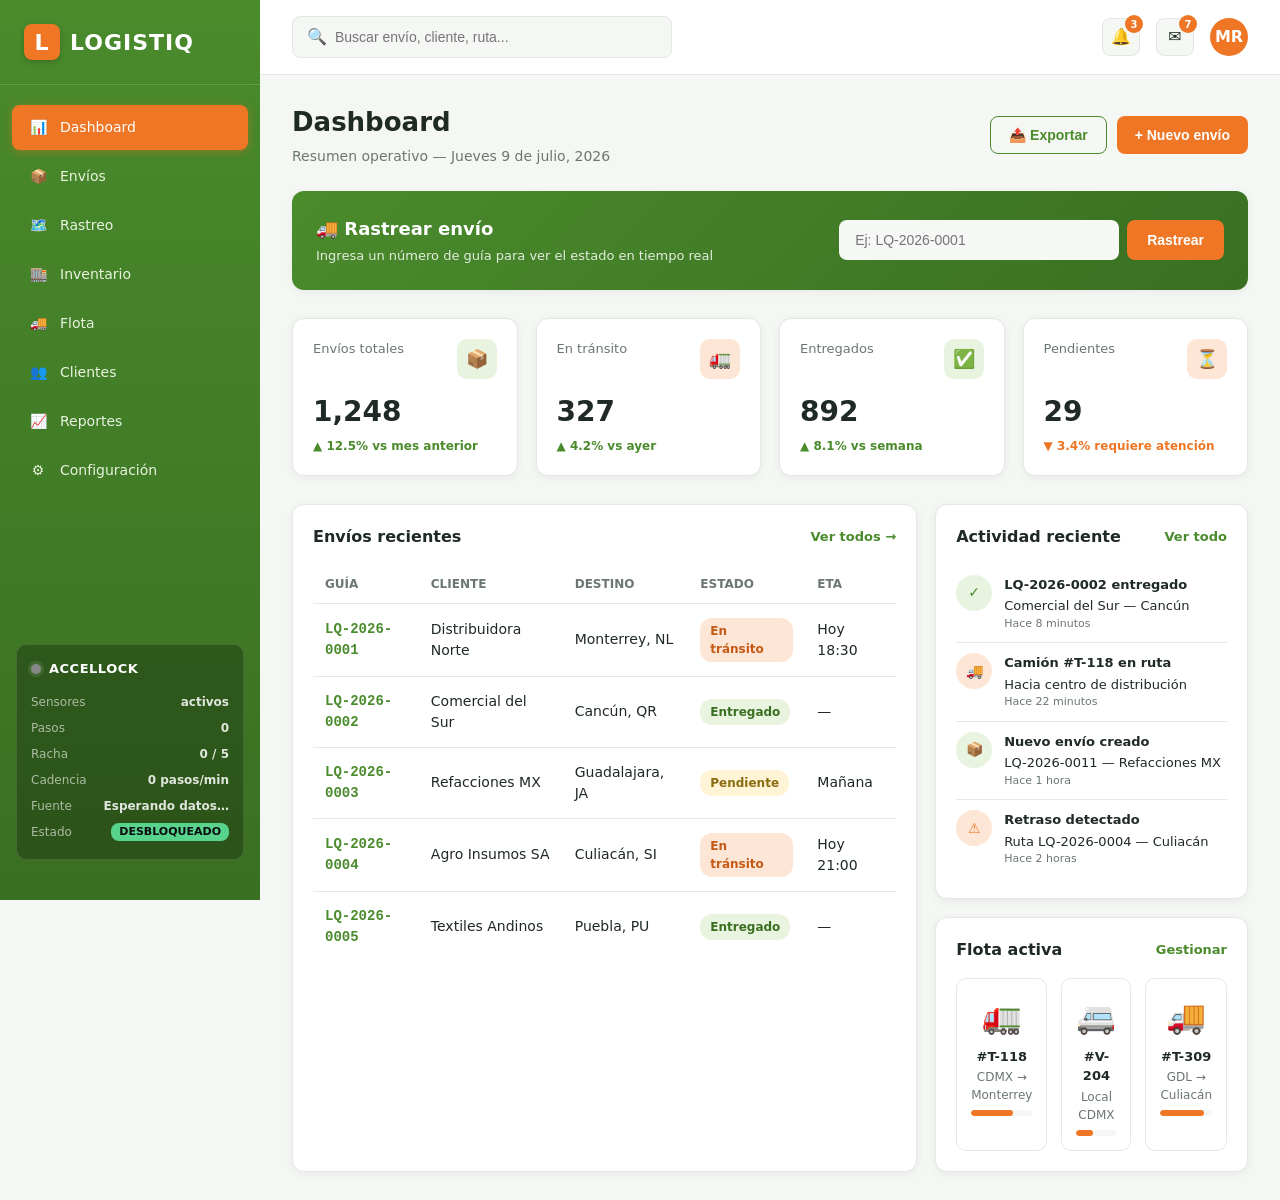
<file: index.html>
<!DOCTYPE html>
<html lang="es">
<head>
  <meta charset="UTF-8" />
  <meta name="viewport" content="width=device-width, initial-scale=1.0, viewport-fit=cover" />
  <title>LOGISTIQ + AccelLock — bloqueo por acelerómetro</title>
  <link rel="stylesheet" href="index.css" />
</head>
<body>

  <!-- ============================================================
       APP LOGISTIQ (dashboard)
       ============================================================ -->
  <div id="app" class="app">

    <!-- ============ SIDEBAR ============ -->
    <aside class="sidebar">
      <div class="brand">
        <div class="brand-mark">L</div>
        <span>LOGISTIQ</span>
      </div>
      <nav>
        <div class="nav-item active"><span class="nav-icon">📊</span> Dashboard</div>
        <div class="nav-item"><span class="nav-icon">📦</span> Envíos</div>
        <div class="nav-item"><span class="nav-icon">🗺️</span> Rastreo</div>
        <div class="nav-item"><span class="nav-icon">🏬</span> Inventario</div>
        <div class="nav-item"><span class="nav-icon">🚚</span> Flota</div>
        <div class="nav-item"><span class="nav-icon">👥</span> Clientes</div>
        <div class="nav-item"><span class="nav-icon">📈</span> Reportes</div>
        <div class="nav-item"><span class="nav-icon">⚙️</span> Configuración</div>
      </nav>

      <!-- Estado del sistema de bloqueo (sidebar inferior) -->
      <div class="lock-panel">
        <div class="lock-panel-head">
          <span class="lock-dot" id="lockDot"></span>
          <span class="lock-panel-title">AccelLock</span>
        </div>
        <div class="lock-panel-row">
          <span class="lp-label">Sensores</span>
          <span class="lp-value" id="sensorBadge">inactivo</span>
        </div>
        <div class="lock-panel-row">
          <span class="lp-label">Pasos</span>
          <span class="lp-value" id="countReadout">0</span>
        </div>
        <div class="lock-panel-row">
          <span class="lp-label">Racha</span>
          <span class="lp-value" id="streakReadout">0 / 5</span>
        </div>
        <div class="lock-panel-row">
          <span class="lp-label">Cadencia</span>
          <span class="lp-value" id="velReadout">0 pasos/min</span>
        </div>
        <div class="lock-panel-row">
          <span class="lp-label">Fuente</span>
          <span class="lp-value" id="sourceReadout">esperando…</span>
        </div>
        <div class="lock-panel-row">
          <span class="lp-label">Estado</span>
          <span class="lp-value state-badge" id="stateReadout">DESBLOQUEADO</span>
        </div>
      </div>
    </aside>

    <!-- ============ MAIN ============ -->
    <div class="main">

      <!-- TOPBAR -->
      <header class="topbar">
        <div class="search">
          <span>🔍</span>
          <input type="text" placeholder="Buscar envío, cliente, ruta..." />
        </div>
        <div class="user-area">
          <div class="icon-btn" title="Alertas">🔔<span class="badge">3</span></div>
          <div class="icon-btn" title="Mensajes">✉️<span class="badge">7</span></div>
          <div class="avatar">MR</div>
        </div>
      </header>

      <!-- CONTENT -->
      <main class="content">

        <div class="page-header">
          <div>
            <div class="page-title">Dashboard</div>
            <div class="page-subtitle">Resumen operativo — Jueves 9 de julio, 2026</div>
          </div>
          <div style="display:flex; gap:10px;">
            <button class="btn btn-outline">📤 Exportar</button>
            <button class="btn btn-primary">+ Nuevo envío</button>
          </div>
        </div>

        <!-- TRACKER -->
        <div class="tracker">
          <div>
            <h3>🚚 Rastrear envío</h3>
            <p>Ingresa un número de guía para ver el estado en tiempo real</p>
          </div>
          <form class="tracker-form" id="trackerForm">
            <input type="text" id="trackingInput" placeholder="Ej: LQ-2026-0001" />
            <button type="submit">Rastrear</button>
          </form>
        </div>

        <!-- KPIs -->
        <div class="kpi-grid">
          <div class="kpi">
            <div class="kpi-head">
              <div class="kpi-label">Envíos totales</div>
              <div class="kpi-icon green">📦</div>
            </div>
            <div class="kpi-value">1,248</div>
            <div class="kpi-delta up">▲ 12.5% vs mes anterior</div>
          </div>
          <div class="kpi">
            <div class="kpi-head">
              <div class="kpi-label">En tránsito</div>
              <div class="kpi-icon orange">🚛</div>
            </div>
            <div class="kpi-value">327</div>
            <div class="kpi-delta up">▲ 4.2% vs ayer</div>
          </div>
          <div class="kpi">
            <div class="kpi-head">
              <div class="kpi-label">Entregados</div>
              <div class="kpi-icon green">✅</div>
            </div>
            <div class="kpi-value">892</div>
            <div class="kpi-delta up">▲ 8.1% vs semana</div>
          </div>
          <div class="kpi">
            <div class="kpi-head">
              <div class="kpi-label">Pendientes</div>
              <div class="kpi-icon orange">⏳</div>
            </div>
            <div class="kpi-value">29</div>
            <div class="kpi-delta down">▼ 3.4% requiere atención</div>
          </div>
        </div>

        <!-- GRID: TABLA + ACTIVIDAD -->
        <div class="grid-2">

          <!-- TABLA DE ENVÍOS -->
          <div class="card">
            <div class="card-header">
              <div class="card-title">Envíos recientes</div>
              <span class="card-link">Ver todos →</span>
            </div>
            <table>
              <thead>
                <tr>
                  <th>Guía</th>
                  <th>Cliente</th>
                  <th>Destino</th>
                  <th>Estado</th>
                  <th>ETA</th>
                </tr>
              </thead>
              <tbody>
                <tr><td class="tracking-id">LQ-2026-0001</td><td>Distribuidora Norte</td><td>Monterrey, NL</td><td><span class="status transit">En tránsito</span></td><td>Hoy 18:30</td></tr>
                <tr><td class="tracking-id">LQ-2026-0002</td><td>Comercial del Sur</td><td>Cancún, QR</td><td><span class="status delivered">Entregado</span></td><td>—</td></tr>
                <tr><td class="tracking-id">LQ-2026-0003</td><td>Refacciones MX</td><td>Guadalajara, JA</td><td><span class="status pending">Pendiente</span></td><td>Mañana</td></tr>
                <tr><td class="tracking-id">LQ-2026-0004</td><td>Agro Insumos SA</td><td>Culiacán, SI</td><td><span class="status transit">En tránsito</span></td><td>Hoy 21:00</td></tr>
                <tr><td class="tracking-id">LQ-2026-0005</td><td>Textiles Andinos</td><td>Puebla, PU</td><td><span class="status delivered">Entregado</span></td><td>—</td></tr>
              </tbody>
            </table>
          </div>

          <!-- ACTIVIDAD + FLOTA -->
          <div>
            <div class="card" style="margin-bottom:18px;">
              <div class="card-header">
                <div class="card-title">Actividad reciente</div>
                <span class="card-link">Ver todo</span>
              </div>
              <div class="activity">
                <div class="activity-item">
                  <div class="activity-dot green">✓</div>
                  <div class="activity-text">
                    <strong>LQ-2026-0002 entregado</strong>
                    Comercial del Sur — Cancún
                    <div class="activity-time">Hace 8 minutos</div>
                  </div>
                </div>
                <div class="activity-item">
                  <div class="activity-dot orange">🚚</div>
                  <div class="activity-text">
                    <strong>Camión #T-118 en ruta</strong>
                    Hacia centro de distribución
                    <div class="activity-time">Hace 22 minutos</div>
                  </div>
                </div>
                <div class="activity-item">
                  <div class="activity-dot green">📦</div>
                  <div class="activity-text">
                    <strong>Nuevo envío creado</strong>
                    LQ-2026-0011 — Refacciones MX
                    <div class="activity-time">Hace 1 hora</div>
                  </div>
                </div>
                <div class="activity-item">
                  <div class="activity-dot orange">⚠</div>
                  <div class="activity-text">
                    <strong>Retraso detectado</strong>
                    Ruta LQ-2026-0004 — Culiacán
                    <div class="activity-time">Hace 2 horas</div>
                  </div>
                </div>
              </div>
            </div>

            <div class="card">
              <div class="card-header">
                <div class="card-title">Flota activa</div>
                <span class="card-link">Gestionar</span>
              </div>
              <div class="fleet-grid">
                <div class="vehicle">
                  <div class="vehicle-icon">🚛</div>
                  <div class="vehicle-id">#T-118</div>
                  <div class="vehicle-route">CDMX → Monterrey</div>
                  <div class="progress"><div class="progress-bar" style="width:68%;"></div></div>
                </div>
                <div class="vehicle">
                  <div class="vehicle-icon">🚐</div>
                  <div class="vehicle-id">#V-204</div>
                  <div class="vehicle-route">Local CDMX</div>
                  <div class="progress"><div class="progress-bar" style="width:42%;"></div></div>
                </div>
                <div class="vehicle">
                  <div class="vehicle-icon">🚚</div>
                  <div class="vehicle-id">#T-309</div>
                  <div class="vehicle-route">GDL → Culiacán</div>
                  <div class="progress"><div class="progress-bar" style="width:85%;"></div></div>
                </div>
              </div>
            </div>
          </div>
        </div>
      </main>
    </div>
  </div>

  <!-- ============================================================
       CAPA DE BLOQUEO (cubre toda la pantalla cuando se activa)
       ============================================================ -->
  <div id="lockOverlay" style="position:fixed; inset:0; display:none; background:#000; z-index:9999;">

    <form id="unlockForm">

      <input type="password" id="unlockPassword" required />

      <button type="submit">🔓 Desbloquear</button>

      <p id="unlockError"></p>

    </form>

  </div>

  <script src="index.js"></script>
</body>
</html>
</file>
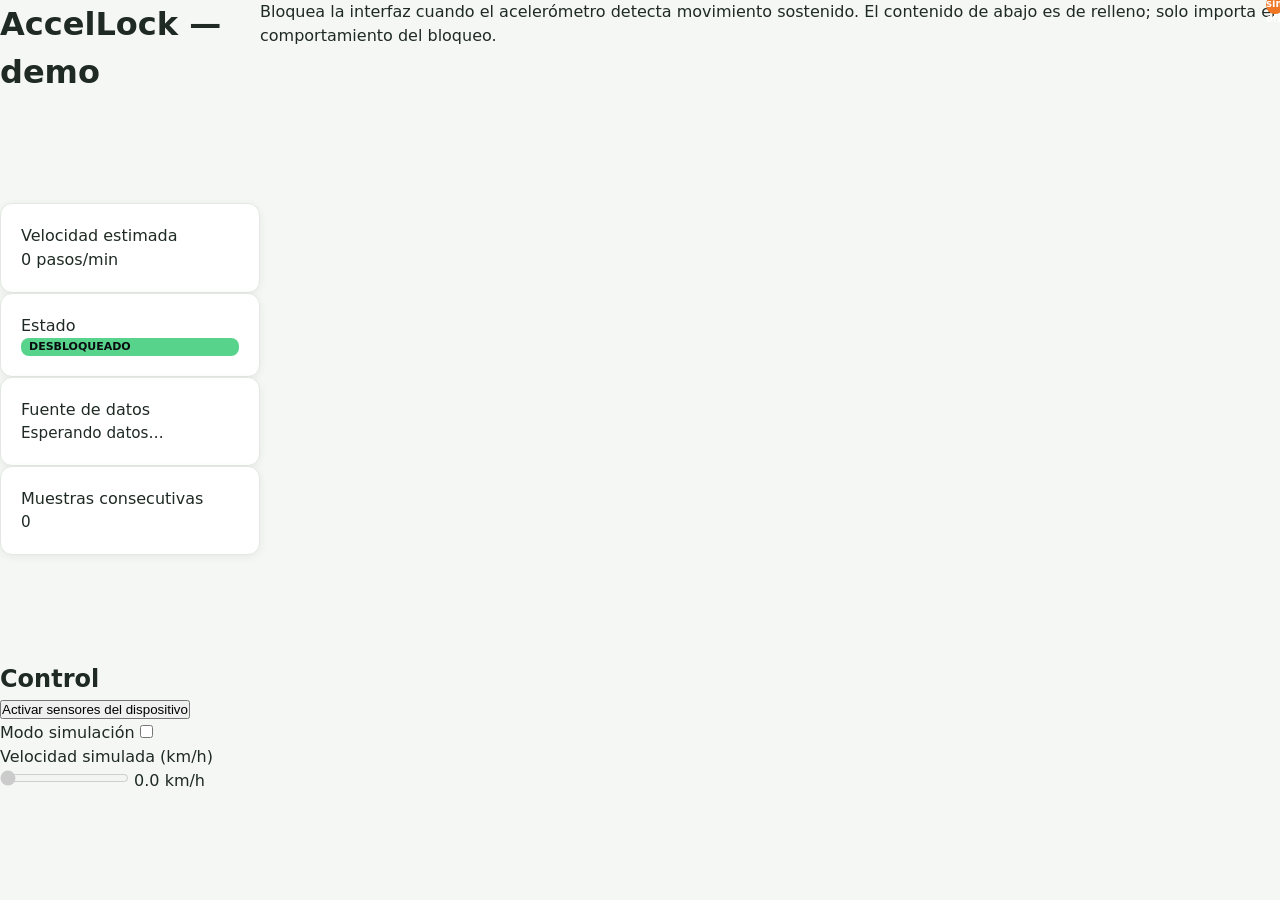
<file: accelerometer-lock.html>
<!DOCTYPE html>
<html lang="es">
<head>
<meta charset="UTF-8" />
<meta name="viewport" content="width=device-width, initial-scale=1.0, viewport-fit=cover" />
<title>AccelLock — bloqueo por acelerómetro</title>
<link rel="stylesheet" href="index.css">
</head>
<body>

  <div class="app">
    <h1>AccelLock — demo</h1>
    <p class="subtitle">
      Bloquea la interfaz cuando el acelerómetro detecta movimiento sostenido.
      El contenido de abajo es de relleno; solo importa el comportamiento del bloqueo.
    </p>

    <!-- Dashboard de relleno --------------------------------------------- -->
    <div class="cards">
      <div class="card">
        <div class="label">Velocidad estimada</div>
        <div class="value" id="velReadout">0.00 km/h</div>
      </div>
      <div class="card">
        <div class="label">Estado</div>
        <div class="value" id="stateReadout">DESBLOQUEADO</div>
      </div>
      <div class="card">
        <div class="label">Fuente de datos</div>
        <div class="value" id="sourceReadout" style="font-size:0.95rem;">—</div>
      </div>
      <div class="card">
        <div class="label">Muestras consecutivas</div>
        <div class="value" id="countReadout" style="font-size:0.95rem;">0 / 0</div>
      </div>
    </div>

    <canvas id="fillerChart" width="680" height="120"></canvas>

    <!-- Panel de control ---------------------------------------------- -->
    <div class="panel">
      <h2>Control</h2>

      <div class="row">
        <button id="btnPermission">Activar sensores del dispositivo</button>
        <span class="badge" id="sensorBadge">sensores inactivos</span>
      </div>

      <div class="row">
        <label for="simToggle">Modo simulación</label>
        <input type="checkbox" id="simToggle" />
        <span class="badge" id="simBadge">simulación off</span>
      </div>

      <div class="row">
        <label for="simSlider">Velocidad simulada (km/h)</label>
        <input type="range" id="simSlider" min="0" max="5" step="0.1" value="0" disabled />
        <span id="simValue" style="min-width:60px; text-align:right;">0.0 km/h</span>
      </div>
    </div>
  </div>

  <!-- Capa de bloqueo: contenido genérico de relleno ---------------------- -->
  <div id="lockOverlay" aria-hidden="true">
    <div class="msg">
      <div class="icon">&#9888;</div>
      <h2>SISTEMA BLOQUEADO &ndash; Movimiento detectado</h2>
      <p>La interacción se restablecerá automáticamente al detenerse el movimiento.</p>
    </div>
  </div>


  <script src="index.js"></script>
</body>
</html>
</file>
<file: index.css>
:root {

  --verde: #4a8b2c;

  --verde-oscuro: #3a6f22;

  --verde-claro: #e8f3e0;

  --naranja: #ee7624;

  --naranja-oscuro: #c45a16;

  --naranja-claro: #fde6d6;

  --bg: #f5f7f4;

  --card: #ffffff;

  --texto: #1f2a24;

  --texto-suave: #6b7770;

  --borde: #e3e8e2;

  --sombra: 0 2px 8px rgba(0, 0, 0, .06);

  --sombra-hover: 0 6px 18px rgba(0, 0, 0, .08);


  --lock-bg: #0a0c10;

  --lock-card: #141821;

  --lock-borde: #262b36;

  --lock-texto: #e6e8ec;

  --lock-sutil: #9aa1b0;

  --lock-error: #ff5252;

  --lock-ok: #57d38c;

}


* { box-sizing: border-box; margin: 0; padding: 0; }


html, body {

  font-family: 'Segoe UI', system-ui, -apple-system, Roboto, sans-serif;

  background: var(--bg);

  color: var(--texto);

  line-height: 1.5;

  -webkit-font-smoothing: antialiased;

}


/* ============================================================

   LAYOUT PRINCIPAL (LOGISTIQ)

   ============================================================ */

.app {

  display: grid;

  grid-template-columns: 260px 1fr;

  min-height: 100vh;

}


/* ---------- SIDEBAR ---------- */

.sidebar {

  background: linear-gradient(180deg, var(--verde) 0%, var(--verde-oscuro) 100%);

  color: #fff;

  padding: 24px 0;

  position: sticky;

  top: 0;

  height: 100vh;

  display: flex;

  flex-direction: column;

  overflow-y: auto;

}

.brand {

  display: flex;

  align-items: center;

  gap: 10px;

  padding: 0 24px 24px;

  border-bottom: 1px solid rgba(255, 255, 255, .15);

  font-size: 22px;

  font-weight: 800;

  letter-spacing: 1px;

}

.brand-mark {

  width: 36px; height: 36px; border-radius: 8px;

  background: var(--naranja);

  display: grid; place-items: center;

  font-weight: 900;

  box-shadow: 0 2px 6px rgba(0, 0, 0, .2);

}

nav { padding: 16px 12px; }

.nav-item {

  display: flex; align-items: center; gap: 12px;

  padding: 12px 16px; margin: 4px 0;

  border-radius: 8px; color: #e8f3e0;

  cursor: pointer;

  font-size: 14px; font-weight: 500;

  transition: all .2s;

}

.nav-item:hover { background: rgba(255, 255, 255, .1); }

.nav-item.active {

  background: var(--naranja);

  color: #fff;

  box-shadow: 0 2px 8px rgba(238, 118, 36, .4);

}

.nav-icon { width: 20px; text-align: center; }


/* ---------- Lock panel dentro del sidebar ---------- */

.lock-panel {

  margin: auto 16px 16px;

  padding: 14px;

  background: rgba(0, 0, 0, .25);

  border: 1px solid rgba(255, 255, 255, .12);

  border-radius: 10px;

  font-size: 12px;

}

.lock-panel-head {

  display: flex; align-items: center; gap: 8px;

  margin-bottom: 10px;

  font-weight: 700;

  font-size: 13px;

  letter-spacing: .5px;

  text-transform: uppercase;

}

.lock-dot {

  width: 10px; height: 10px; border-radius: 50%;

  background: #888;

  box-shadow: 0 0 0 3px rgba(255, 255, 255, .1);

  transition: all .2s;

}

.lock-dot.on { background: var(--lock-ok); box-shadow: 0 0 0 3px rgba(87, 211, 140, .25); animation: pulse 2s infinite; }

.lock-dot.locked { background: var(--naranja); box-shadow: 0 0 0 3px rgba(238, 118, 36, .25); }

@keyframes pulse {

  0%, 100% { box-shadow: 0 0 0 3px rgba(87, 211, 140, .25); }

  50%      { box-shadow: 0 0 0 6px rgba(87, 211, 140, .10); }

}

.lock-panel-row {

  display: flex; justify-content: space-between;

  padding: 4px 0;

  color: rgba(255, 255, 255, .85);

}

.lp-label { color: rgba(255, 255, 255, .6); }

.lp-value { font-weight: 600; font-variant-numeric: tabular-nums; }

.state-badge { padding: 1px 8px; border-radius: 8px; font-size: 11px; }

.state-badge.state-locked   { background: var(--naranja); color: #fff; }

.state-badge.state-unlocked { background: var(--lock-ok); color: #0a0c10; }


/* ---------- TOPBAR ---------- */

.main { display: flex; flex-direction: column; min-width: 0; }

.topbar {

  background: var(--card);

  padding: 16px 32px;

  display: flex; align-items: center; justify-content: space-between;

  border-bottom: 1px solid var(--borde);

  position: sticky; top: 0; z-index: 10;

}

.search {

  display: flex; align-items: center; gap: 8px;

  background: var(--bg);

  border: 1px solid var(--borde);

  border-radius: 8px;

  padding: 8px 14px;

  width: 380px;

}

.search input { border: none; background: transparent; outline: none; flex: 1; font-size: 14px; color: var(--texto); }

.user-area { display: flex; align-items: center; gap: 16px; }

.icon-btn {

  width: 38px; height: 38px; border-radius: 8px;

  background: var(--bg); border: 1px solid var(--borde);

  cursor: pointer; display: grid; place-items: center;

  position: relative; transition: all .2s;

}

.icon-btn:hover { background: var(--verde-claro); border-color: var(--verde); }

.badge {

  position: absolute; top: -4px; right: -4px;

  background: var(--naranja); color: #fff;

  font-size: 10px; font-weight: 700;

  width: 18px; height: 18px; border-radius: 50%;

  display: grid; place-items: center;

}

.avatar {

  width: 38px; height: 38px; border-radius: 50%;

  background: var(--naranja);

  display: grid; place-items: center;

  color: #fff; font-weight: 700;

}


/* ---------- CONTENT ---------- */

.content { padding: 28px 32px; }

.page-header {

  display: flex; justify-content: space-between; align-items: center;

  margin-bottom: 24px;

  flex-wrap: wrap; gap: 12px;

}

.page-title { font-size: 26px; font-weight: 700; }

.page-subtitle { color: var(--texto-suave); font-size: 14px; margin-top: 4px; }

.btn {

  padding: 10px 18px; border-radius: 8px;

  border: none; cursor: pointer; font-weight: 600;

  font-size: 14px; display: inline-flex; align-items: center; gap: 8px;

  transition: all .2s;

}

.btn-primary { background: var(--naranja); color: #fff; }

.btn-primary:hover { background: var(--naranja-oscuro); transform: translateY(-1px); }

.btn-outline { background: transparent; color: var(--verde); border: 1.5px solid var(--verde); }

.btn-outline:hover { background: var(--verde-claro); }


/* ---------- KPI CARDS ---------- */

.kpi-grid {

  display: grid; grid-template-columns: repeat(4, 1fr);

  gap: 18px; margin-bottom: 28px;

}

.kpi {

  background: var(--card);

  border-radius: 12px;

  padding: 20px;

  box-shadow: var(--sombra);

  border: 1px solid var(--borde);

  transition: all .2s;

}

.kpi:hover { box-shadow: var(--sombra-hover); transform: translateY(-2px); }

.kpi-head { display: flex; justify-content: space-between; align-items: flex-start; }

.kpi-label { color: var(--texto-suave); font-size: 13px; font-weight: 500; }

.kpi-icon {

  width: 40px; height: 40px; border-radius: 10px;

  display: grid; place-items: center; font-size: 18px;

}

.kpi-icon.green  { background: var(--verde-claro);   color: var(--verde); }

.kpi-icon.orange { background: var(--naranja-claro); color: var(--naranja); }

.kpi-value { font-size: 28px; font-weight: 800; margin: 12px 0 4px; color: var(--texto); }

.kpi-delta { font-size: 12px; font-weight: 600; }

.kpi-delta.up   { color: var(--verde); }

.kpi-delta.down { color: var(--naranja); }


/* ---------- TRACKER ---------- */

.tracker {

  background: linear-gradient(135deg, var(--verde) 0%, var(--verde-oscuro) 100%);

  color: #fff; border-radius: 12px; padding: 24px;

  margin-bottom: 28px; box-shadow: var(--sombra);

  display: grid; grid-template-columns: 1fr auto; gap: 24px; align-items: center;

}

.tracker h3 { font-size: 18px; margin-bottom: 4px; }

.tracker p  { opacity: .85; font-size: 13px; }

.tracker-form { display: flex; gap: 8px; flex-wrap: wrap; }

.tracker-form input {

  background: rgba(255, 255, 255, .95); border: none;

  padding: 12px 16px; border-radius: 8px; font-size: 14px;

  width: 280px; outline: none; color: var(--texto);

}

.tracker-form button {

  background: var(--naranja); color: #fff; border: none;

  padding: 12px 20px; border-radius: 8px;

  cursor: pointer; font-weight: 600; font-size: 14px;

  transition: background .2s;

}

.tracker-form button:hover { background: var(--naranja-oscuro); }


/* ---------- GRID PRINCIPAL ---------- */

.grid-2 { display: grid; grid-template-columns: 2fr 1fr; gap: 18px; }


.card {

  background: var(--card);

  border-radius: 12px; padding: 20px;

  box-shadow: var(--sombra);

  border: 1px solid var(--borde);

}

.card-header {

  display: flex; justify-content: space-between; align-items: center;

  margin-bottom: 16px;

}

.card-title { font-size: 16px; font-weight: 700; }

.card-link  { color: var(--verde); font-size: 13px; font-weight: 600; cursor: pointer; }

.card-link:hover { text-decoration: underline; }


/* ---------- TABLE ---------- */

table { width: 100%; border-collapse: collapse; }

th {

  text-align: left; padding: 10px 12px;

  font-size: 12px; text-transform: uppercase;

  color: var(--texto-suave); font-weight: 600;

  border-bottom: 1px solid var(--borde);

}

td {

  padding: 14px 12px; font-size: 14px;

  border-bottom: 1px solid var(--borde);

}

tr:last-child td { border-bottom: none; }

tr:hover { background: var(--bg); }

.tracking-id { font-family: 'Courier New', monospace; font-weight: 600; color: var(--verde); }

.status { display: inline-block; padding: 4px 10px; border-radius: 12px; font-size: 12px; font-weight: 600; }

.status.transit   { background: var(--naranja-claro); color: var(--naranja-oscuro); }

.status.delivered { background: var(--verde-claro);   color: var(--verde-oscuro); }

.status.pending   { background: #fff4d6; color: #8a6d10; }


/* ---------- ACTIVIDAD ---------- */

.activity { display: flex; flex-direction: column; }

.activity-item {

  display: flex; gap: 12px; padding: 10px 0;

  border-bottom: 1px solid var(--borde);

}

.activity-item:last-child { border-bottom: none; }

.activity-dot {

  width: 36px; height: 36px; border-radius: 50%;

  display: grid; place-items: center; flex-shrink: 0;

  font-size: 14px;

}

.activity-dot.green  { background: var(--verde-claro);   color: var(--verde); }

.activity-dot.orange { background: var(--naranja-claro); color: var(--naranja); }

.activity-text { font-size: 13px; }

.activity-text strong { display: block; margin-bottom: 2px; }

.activity-time { color: var(--texto-suave); font-size: 11px; }


/* ---------- FLEET ---------- */

.fleet-grid { display: grid; grid-template-columns: repeat(3, 1fr); gap: 14px; margin-top: 8px; }

.vehicle {

  border: 1px solid var(--borde); border-radius: 10px;

  padding: 14px; text-align: center;

}

.vehicle-icon { font-size: 32px; margin-bottom: 6px; }

.vehicle-id   { font-weight: 700; font-size: 13px; }

.vehicle-route { color: var(--texto-suave); font-size: 12px; margin: 2px 0 6px; }

.progress { height: 6px; background: var(--bg); border-radius: 3px; overflow: hidden; }

.progress-bar { height: 100%; background: var(--naranja); border-radius: 3px; }


/* ============================================================

   CAPA DE BLOQUEO

   - position:fixed + inset:0  -> cubre toda la pantalla

   - z-index altísimo -> gana a cualquier overlay

   - pointer-events:auto -> bloquea clicks al dashboard

   - touch-action:none  -> bloquea gestos táctiles

   ============================================================ */

#lockOverlay {

  position: fixed;

  inset: 0;

  width: 100%;

  height: 100%;

  display: none;

  align-items: center;

  justify-content: center;

  background: var(--lock-bg);

  z-index: 2147483647;

  touch-action: none;

  user-select: none;

  cursor: not-allowed;

}

#lockOverlay.visible {

  display: flex;

  animation: lockFadeIn .25s ease-out;

}

@keyframes lockFadeIn {

  from { opacity: 0; }

  to   { opacity: 1; }

}


#lockOverlay .lock-card {

  background: var(--lock-card);

  border: 1px solid var(--lock-borde);

  border-radius: 16px;

  padding: 36px 32px;

  width: min(92vw, 380px);

  text-align: center;

  box-shadow: 0 20px 60px rgba(0, 0, 0, .6);

  cursor: default;

}

#lockOverlay .lock-icon {

  font-size: 56px;

  margin-bottom: 12px;

  display: inline-block;

  animation: shake 1.2s ease-in-out infinite;

}

@keyframes shake {

  0%, 100% { transform: translateX(0) rotate(0); }

  20%      { transform: translateX(-4px) rotate(-6deg); }

  40%      { transform: translateX(4px) rotate(6deg); }

  60%      { transform: translateX(-3px) rotate(-3deg); }

  80%      { transform: translateX(3px) rotate(3deg); }

}

#lockOverlay h2 {

  color: var(--naranja);

  font-size: 1.2rem;

  letter-spacing: .04em;

  margin-bottom: 4px;

}

#lockOverlay .lock-sub {

  color: var(--lock-texto);

  font-size: .95rem;

  font-weight: 600;

  margin-bottom: 6px;

}

#lockOverlay .lock-desc {

  color: var(--lock-sutil);

  font-size: .82rem;

  margin-bottom: 22px;

}

#unlockForm { display: flex; flex-direction: column; gap: 10px; }

#unlockForm input {

  background: #0f1219;

  border: 1px solid var(--lock-borde);

  color: var(--lock-texto);

  padding: 12px 14px;

  border-radius: 8px;

  font-size: 15px;

  outline: none;

  text-align: center;

  letter-spacing: 4px;

  transition: border-color .2s;

}

#unlockForm input:focus { border-color: var(--naranja); }

#unlockForm button {

  background: var(--verde);

  color: #fff;

  border: none;

  padding: 12px 16px;

  border-radius: 8px;

  font-weight: 700;

  font-size: 14px;

  cursor: pointer;

  transition: background .2s, transform .1s;

}

#unlockForm button:hover  { background: var(--verde-oscuro); }

#unlockForm button:active { transform: scale(.98); }

#unlockError {

  color: var(--lock-error);

  font-size: 13px;

  min-height: 18px;

  margin-top: 4px;

}


/* ============================================================

   RESPONSIVE

   ============================================================ */

@media (max-width: 980px) {

  .app { grid-template-columns: 1fr; }

  .sidebar { position: relative; height: auto; }

  .kpi-grid { grid-template-columns: repeat(2, 1fr); }

  .grid-2 { grid-template-columns: 1fr; }

  .fleet-grid { grid-template-columns: 1fr; }

  .search { width: auto; flex: 1; }

  .tracker { grid-template-columns: 1fr; }

}

@media (max-width: 560px) {

  .kpi-grid { grid-template-columns: 1fr; }

  .topbar { padding: 12px 16px; }

  .content { padding: 20px 16px; }

}
</file>
